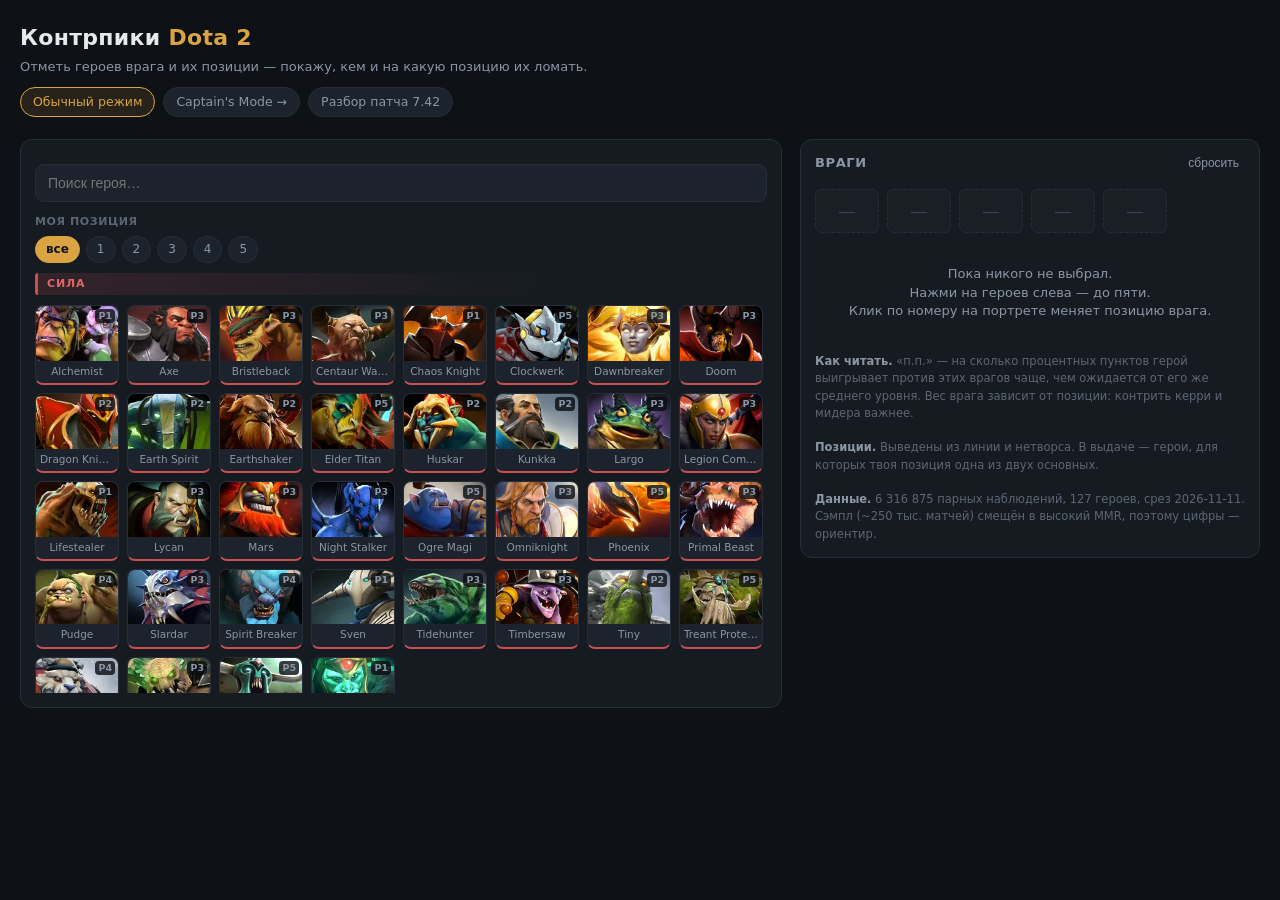
<file: index.html>
<!doctype html>
<html lang="ru">
<head>
<meta charset="utf-8">
<meta name="viewport" content="width=device-width, initial-scale=1">
<title>Контрпики Dota 2</title>
<link rel="stylesheet" href="app.css?v=3">
</head>
<body>

<header>
  <h1>Контрпики <span>Dota 2</span></h1>
  <div class="sub">Отметь героев врага и их позиции — покажу, кем и на какую позицию их ломать.</div>
  <div class="nav">
    <a class="active" href="index.html">Обычный режим</a>
    <a href="cm.html">Captain's Mode →</a>
    <a href="patch.html">Разбор патча 7.42</a>
  </div>
</header>

<main>
  <section class="card pad">
    <input type="search" id="q" placeholder="Поиск героя…" autocomplete="off">
    <div class="lbl">Моя позиция</div>
    <div class="chips" id="mypos"></div>
    <div class="grid" id="grid"></div>
  </section>

  <aside class="card pad">
    <div class="hdr">
      <h2>Враги <span id="cnt" style="color:#39424f"></span></h2>
      <button class="clear" id="clear">сбросить</button>
    </div>
    <div class="slots" id="slots"></div>
    <div class="res" id="res"></div>
    <div class="note" id="note"></div>
  </aside>
</main>

<script src="data.js"></script>
<script src="app.js"></script>
<script>
(function(){
  "use strict";
  const A = window.DOTA, H = A.H, N = A.N, POSN = A.POSN;
  const MAX = 5;

  let enemies = [];   // индексы героев
  let epos = [];      // их позиции 1..5
  let myPos = 0;      // своя позиция (0 = все)

  const $ = id => document.getElementById(id);
  const takenSet = () => new Set(enemies);

  function renderMyPos(){
    const box = $("mypos");
    box.innerHTML = "";
    const mk = (val, text, title) => {
      const c = document.createElement("div");
      c.className = "chip" + (myPos === val ? " on" : "");
      c.textContent = text;
      if (title) c.title = title;
      c.onclick = () => { myPos = val; renderAll(); };
      box.appendChild(c);
    };
    mk(0, "все", "Не фильтровать");
    for (let p = 1; p <= 5; p++) mk(p, String(p), "Позиция " + p + " — " + POSN[p]);
  }

  function renderGrid(){
    A.grid($("grid"), {
      q: $("q").value, pos: myPos, taken: takenSet(),
      onPick: addEnemy
    });
  }

  function renderSlots(){
    const box = $("slots");
    box.innerHTML = "";
    enemies.forEach((i, k) => {
      const el = document.createElement("div");
      el.className = "pick";
      el.title = "Убрать " + H[i].name;
      el.innerHTML = '<img src="' + A.img(i) + '"><div class="x">×</div>' +
        '<div class="posbadge" title="Позиция врага — клик, чтобы сменить">' + epos[k] + '</div>';
      el.querySelector("img").onclick = () => removeEnemy(k);
      el.querySelector(".posbadge").onclick = ev => {
        ev.stopPropagation();
        epos[k] = epos[k] % 5 + 1;
        renderAll();
      };
      box.appendChild(el);
    });
    for (let k = enemies.length; k < MAX; k++){
      const s = document.createElement("div");
      s.className = "slot";
      s.textContent = "—";
      box.appendChild(s);
    }
    $("cnt").textContent = enemies.length ? enemies.length + "/" + MAX : "";
  }

  function addEnemy(i){
    if (enemies.includes(i) || enemies.length >= MAX) return;
    enemies.push(i);
    epos.push(A.topPos(i));
    renderAll();
  }
  function removeEnemy(k){ enemies.splice(k, 1); epos.splice(k, 1); renderAll(); }

  function resultsFor(pos){
    const taken = takenSet();
    const rows = [];
    for (let c = 0; c < N; c++){
      if (taken.has(c)) continue;
      if (pos && !A.canPlay(c, pos)) continue;
      rows.push(A.score(c, enemies, epos));
    }
    rows.sort((a, b) => b.s - a.s);
    return rows;
  }

  function renderResults(){
    const res = $("res");
    res.innerHTML = "";
    if (!enemies.length){
      res.innerHTML = '<div class="empty">Пока никого не выбрал.<br>' +
        'Нажми на героев слева — до пяти.<br>' +
        'Клик по номеру на портрете меняет позицию врага.</div>';
      return;
    }
    if (myPos){
      const sect = document.createElement("div");
      sect.className = "sect";
      sect.innerHTML = '<h3>Позиция ' + myPos + ' — ' + POSN[myPos] + '</h3>';
      resultsFor(myPos).slice(0, 10).forEach(r => sect.appendChild(A.rowEl(r)));
      res.appendChild(sect);
      return;
    }
    for (let p = 1; p <= 5; p++){
      const rows = resultsFor(p).slice(0, 3);
      if (!rows.length) continue;
      const sect = document.createElement("div");
      sect.className = "sect";
      sect.innerHTML = '<h3>Позиция ' + p + ' — ' + POSN[p] + '</h3>';
      rows.forEach(r => sect.appendChild(A.rowEl(r)));
      res.appendChild(sect);
    }
  }

  function renderNote(){
    const m = A.D.meta;
    $("note").innerHTML =
      '<b>Как читать.</b> «п.п.» — на сколько процентных пунктов герой выигрывает ' +
      'против этих врагов чаще, чем ожидается от его же среднего уровня. Вес врага ' +
      'зависит от позиции: контрить керри и мидера важнее.<br><br>' +
      '<b>Позиции.</b> Выведены из линии и нетворса. В выдаче — герои, для которых ' +
      'твоя позиция одна из двух основных.<br><br>' +
      '<b>Данные.</b> ' + m.observations.toLocaleString("ru-RU") + ' парных наблюдений, ' +
      m.heroes + ' героев, срез ' + m.built + '. Сэмпл (~250 тыс. матчей) смещён в ' +
      'высокий MMR, поэтому цифры — ориентир.';
  }

  function renderAll(){
    renderMyPos();
    renderGrid();
    renderSlots();
    renderResults();
    renderNote();
    writeHash();
  }

  function readHash(){
    const raw = location.hash.slice(1);
    if (!raw) return;
    try {
      decodeURIComponent(raw).split(",").forEach(chunk => {
        const bits = chunk.trim().split(":");
        const i = A.byName.get(bits[0].toLowerCase());
        if (typeof i !== "number" || enemies.includes(i) || enemies.length >= MAX) return;
        let p = parseInt(bits[1], 10);
        if (!(p >= 1 && p <= 5)) p = A.topPos(i);
        enemies.push(i); epos.push(p);
      });
    } catch (e) { /* битая ссылка — игнорируем */ }
  }

  function writeHash(){
    try {
      const h = enemies.map((i, k) => H[i].name + ":" + epos[k]).join(",");
      history.replaceState(null, "", h ? "#" + encodeURIComponent(h) : location.href.split("#")[0]);
    } catch (e) { /* file:// — не критично */ }
  }

  document.addEventListener("keydown", e => {
    if (e.key === "Escape"){ enemies = []; epos = []; renderAll(); }
    if (e.key === "Backspace" && document.activeElement !== $("q") && enemies.length){
      enemies.pop(); epos.pop(); renderAll();
    }
  });
  $("clear").onclick = () => { enemies = []; epos = []; renderAll(); };
  $("q").oninput = renderGrid;

  readHash();
  renderAll();
})();
</script>
</body>
</html>
</file>
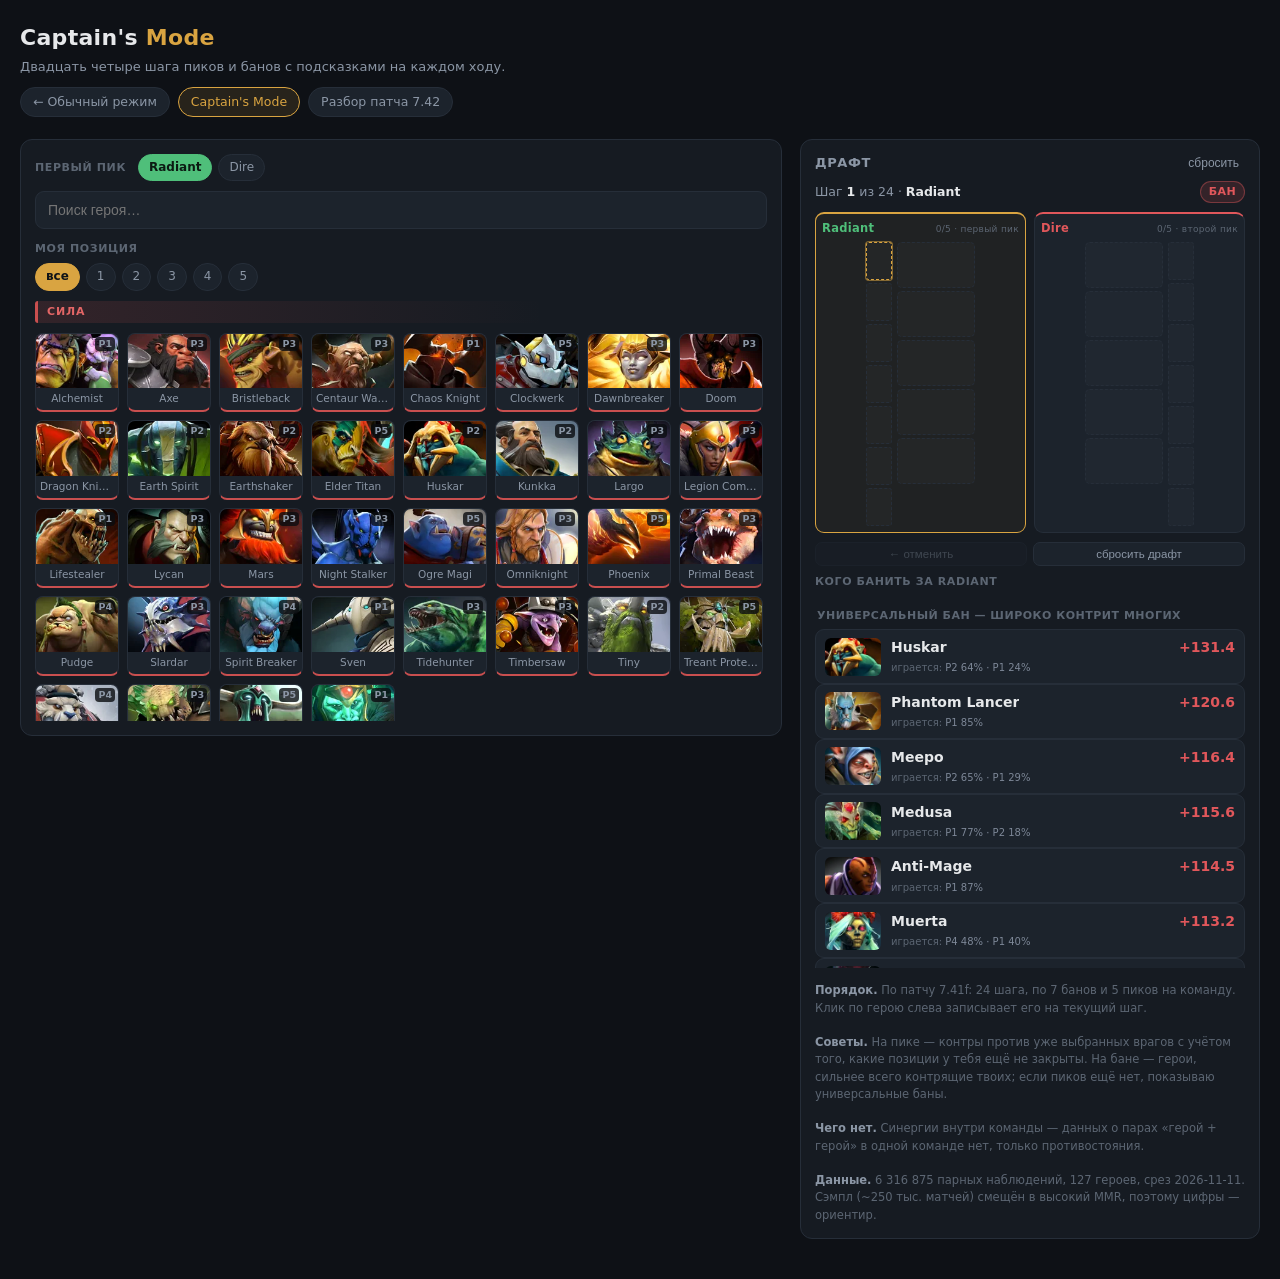
<file: cm.html>
<!doctype html>
<html lang="ru">
<head>
<meta charset="utf-8">
<meta name="viewport" content="width=device-width, initial-scale=1">
<title>Captain's Mode — Контрпики Dota 2</title>
<link rel="stylesheet" href="app.css?v=3">
</head>
<body>

<header>
  <h1>Captain's <span>Mode</span></h1>
  <div class="sub">Двадцать четыре шага пиков и банов с подсказками на каждом ходу.</div>
  <div class="nav">
    <a href="index.html">← Обычный режим</a>
    <a class="active" href="cm.html">Captain's Mode</a>
    <a href="patch.html">Разбор патча 7.42</a>
  </div>
</header>

<main>
  <section class="card pad">
    <div class="chips" id="firstpick"></div>
    <input type="search" id="q" placeholder="Поиск героя…" autocomplete="off">
    <div class="lbl">Моя позиция</div>
    <div class="chips" id="mypos"></div>
    <div class="grid" id="grid"></div>
  </section>

  <aside class="card pad">
    <div class="hdr">
      <h2>Драфт</h2>
      <button class="clear" id="clear">сбросить</button>
    </div>
    <div id="board"></div>
    <div class="res" id="res"></div>
    <div class="note" id="note"></div>
  </aside>
</main>

<script src="data.js"></script>
<script src="app.js"></script>
<script>
(function(){
  "use strict";
  const A = window.DOTA, H = A.H, N = A.N, POSN = A.POSN;

  // Порядок Captain's Mode по патчу 7.41f: 24 шага, 14 банов и 10 пиков.
  // 7.34 переделал структуру фаз, 7.40 переставил баны в первой и третьей.
  // "first" — команда, которая берёт первой (её выбирает пользователь).
  const CM_ORDER = [
    ["first","ban"],  ["first","ban"],  ["second","ban"], ["second","ban"],
    ["first","ban"],  ["second","ban"], ["second","ban"],
    ["first","pick"], ["second","pick"],
    ["first","ban"],  ["first","ban"],  ["second","ban"],
    ["second","pick"],["first","pick"], ["first","pick"], ["second","pick"],
    ["second","pick"],["first","pick"],
    ["first","ban"],  ["second","ban"], ["first","ban"],  ["second","ban"],
    ["first","pick"], ["second","pick"]
  ];

  let firstPick = "rad";   // кто берёт первым
  let myPos = 0;
  let draft = [];          // [{side, type, hero}]

  const $ = id => document.getElementById(id);
  const sideName = s => s === "rad" ? "Radiant" : "Dire";
  const other = s => s === "rad" ? "dir" : "rad";
  const takenSet = () => new Set(draft.map(d => d.hero));

  function cmActions(){
    return CM_ORDER.map(function(step){
      return { side: step[0] === "first" ? firstPick : other(firstPick), type: step[1] };
    });
  }

  function renderFirstPick(){
    const box = $("firstpick");
    box.innerHTML = "";
    const lab = document.createElement("span");
    lab.className = "lbl";
    lab.style.cssText = "margin:0 6px 0 0";
    lab.textContent = "первый пик";
    box.appendChild(lab);
    ["rad", "dir"].forEach(function(s){
      const c = document.createElement("div");
      c.className = "chip " + s + (firstPick === s ? " on" : "");
      c.textContent = sideName(s);
      c.onclick = () => { if (firstPick !== s){ firstPick = s; draft = []; renderAll(); } };
      box.appendChild(c);
    });
  }

  function renderMyPos(){
    const box = $("mypos");
    box.innerHTML = "";
    const mk = function(val, text, title){
      const c = document.createElement("div");
      c.className = "chip" + (myPos === val ? " on" : "");
      c.textContent = text;
      if (title) c.title = title;
      c.onclick = () => { myPos = val; renderAll(); };
      box.appendChild(c);
    };
    mk(0, "все", "Не фильтровать");
    for (let p = 1; p <= 5; p++) mk(p, String(p), "Позиция " + p + " — " + POSN[p]);
  }

  function renderGrid(){
    A.grid($("grid"), {
      q: $("q").value, pos: myPos, taken: takenSet(),
      onPick: addDraft
    });
  }

  function addDraft(i){
    const acts = cmActions();
    if (draft.length >= acts.length) return;
    if (draft.some(d => d.hero === i)) return;
    const a = acts[draft.length];
    draft.push({ side: a.side, type: a.type, hero: i });
    renderAll();
  }

  function renderBoard(){
    const acts = cmActions();
    const cur = acts[draft.length] || null;
    const picks = { rad: [], dir: [] };
    const bans = { rad: [], dir: [] };
    draft.forEach(function(d){
      if (d.type === "pick") picks[d.side].push(d.hero);
      else bans[d.side].push(d.hero);
    });

    function pickSlots(side){
      let out = "";
      for (let k = 0; k < 5; k++){
        const hero = picks[side][k];
        const isNext = cur && cur.side === side && cur.type === "pick" &&
                       k === picks[side].length;
        if (hero === undefined){
          out += '<div class="dslot empty' + (isNext ? " next" : "") + '"></div>';
        } else {
          out += '<img class="dslot" src="' + A.img(hero) + '" title="' + H[hero].name + '">';
        }
      }
      return out;
    }

    function banSlots(side){
      let out = "";
      for (let k = 0; k < 7; k++){
        const hero = bans[side][k];
        const isNext = cur && cur.side === side && cur.type === "ban" &&
                       k === bans[side].length;
        if (hero === undefined){
          out += '<div class="bslot empty' + (isNext ? " next" : "") + '"></div>';
        } else {
          out += '<img class="bslot" src="' + A.img(hero) + '" title="бан: ' + H[hero].name + '">';
        }
      }
      return out;
    }

    function sideHTML(side){
      const active = cur && cur.side === side ? " active" : "";
      const bansCol = '<div class="dcol">' + banSlots(side) + '</div>';
      const picksCol = '<div class="dcol">' + pickSlots(side) + '</div>';
      // Radiant: баны слева от пиков, Dire — наоборот, как в игре
      const inner = side === "rad" ? bansCol + picksCol : picksCol + bansCol;
      return '<div class="dside ' + side + active + '">' +
        '<h4>' + sideName(side) + '<span>' + picks[side].length + '/5 · ' +
          (side === firstPick ? "первый пик" : "второй пик") + '</span></h4>' +
        '<div class="dcols">' + inner + '</div>' +
        '</div>';
    }

    let head;
    if (!cur){
      head = '<div class="cmstep"><span>Драфт собран · ' + draft.length + ' из ' +
             acts.length + ' шагов</span><span class="tag done">готово</span></div>';
    } else {
      head = '<div class="cmstep"><span>Шаг <b>' + (draft.length + 1) + '</b> из ' +
             acts.length + ' · <b>' + sideName(cur.side) + '</b></span>' +
             '<span class="tag ' + cur.type + '">' +
             (cur.type === "ban" ? "бан" : "пик") + '</span></div>';
    }

    $("board").innerHTML = head +
      '<div class="draft">' + sideHTML("rad") + sideHTML("dir") + '</div>' +
      '<div class="cmtools">' +
        '<button id="undo"' + (draft.length ? "" : " disabled") + '>← отменить</button>' +
        '<button id="reset">сбросить драфт</button>' +
      '</div>';

    const u = $("undo");
    if (u) u.onclick = () => { draft.pop(); renderAll(); };
    $("reset").onclick = () => { draft = []; renderAll(); };

    return { cur: cur, picks: picks };
  }

  function renderAdvice(cur, picks){
    const res = $("res");
    res.innerHTML = "";
    if (!cur){
      res.innerHTML = '<div class="empty">Драфт собран.<br>' +
        'Можно разобрать ходы кнопкой «← отменить» или начать заново.</div>';
      return;
    }

    const mine = picks[cur.side];
    const theirs = picks[other(cur.side)];
    const taken = takenSet();

    const head = document.createElement("div");
    head.className = "lbl";
    head.style.cssText = "margin:2px 0 0";
    res.appendChild(head);

    /* ---------- пик ---------- */
    if (cur.type === "pick"){
      head.textContent = theirs.length
        ? "Кого брать за " + sideName(cur.side) + " — против " + theirs.length + " вражеских"
        : "Свободный пик — врагов ещё нет";

      const covered = new Set(mine.map(A.topPos));
      const open = [1, 2, 3, 4, 5].filter(p => !covered.has(p));

      if (myPos && open.indexOf(myPos) === -1){
        const e = document.createElement("div");
        e.className = "empty";
        e.textContent = "Позиция " + myPos + " уже закрыта у " + sideName(cur.side) +
          ". Выбери «все», чтобы увидеть остальные.";
        res.appendChild(e);
        return;
      }

      function section(p, limit){
        const rows = [];
        for (let c = 0; c < N; c++){
          if (taken.has(c) || !A.canPlay(c, p)) continue;
          if (theirs.length) rows.push(A.score(c, theirs, null));
          else rows.push({ c: c, s: A.D.overall[c] - 50, parts: [], minGames: Infinity });
        }
        rows.sort((a, b) => b.s - a.s);
        if (!rows.length) return;

        const sect = document.createElement("div");
        sect.className = "sect";
        sect.innerHTML = '<h3>Позиция ' + p + ' — ' + POSN[p] + '</h3>';
        rows.slice(0, limit).forEach(function(r){
          sect.appendChild(A.rowEl(r, theirs.length ? {} : {
            hint: "винрейт " + (50 + r.s).toFixed(1) + "%"
          }));
        });
        res.appendChild(sect);
      }

      if (myPos) section(myPos, 10);
      else open.forEach(p => section(p, 3));
      return;
    }

    /* ---------- бан ---------- */
    head.textContent = "Кого банить за " + sideName(cur.side);

    const rows = [];
    for (let c = 0; c < N; c++){
      if (taken.has(c)) continue;
      if (mine.length){
        // чем сильнее герой контрит уже взятых своих — тем нужнее бан
        const sc = A.score(c, mine, null);
        rows.push(sc);
      } else {
        // своих героев ещё нет — баним тех, кто широко контрит многих
        let power = 0;
        for (let j = 0; j < N; j++) if (c !== j && A.D.mu[c][j] > 0) power += A.D.mu[c][j];
        rows.push({ c: c, s: power * 25, parts: [], minGames: Infinity });
      }
    }
    rows.sort((a, b) => b.s - a.s);

    const sect = document.createElement("div");
    sect.className = "sect";
    sect.innerHTML = '<h3>' + (mine.length
      ? "насколько сильно контрит твоих героев"
      : "универсальный бан — широко контрит многих") + '</h3>';
    rows.slice(0, 10).forEach(r => sect.appendChild(A.rowEl(r, { ban: true })));
    res.appendChild(sect);
  }

  function renderNote(){
    const m = A.D.meta;
    $("note").innerHTML =
      '<b>Порядок.</b> По патчу 7.41f: 24 шага, по 7 банов и 5 пиков на команду. ' +
      'Клик по герою слева записывает его на текущий шаг.<br><br>' +
      '<b>Советы.</b> На пике — контры против уже выбранных врагов с учётом того, ' +
      'какие позиции у тебя ещё не закрыты. На бане — герои, сильнее всего контрящие ' +
      'твоих; если пиков ещё нет, показываю универсальные баны.<br><br>' +
      '<b>Чего нет.</b> Синергии внутри команды — данных о парах «герой + герой» в одной ' +
      'команде нет, только противостояния.<br><br>' +
      '<b>Данные.</b> ' + m.observations.toLocaleString("ru-RU") + ' парных наблюдений, ' +
      m.heroes + ' героев, срез ' + m.built + '. Сэмпл (~250 тыс. матчей) смещён в ' +
      'высокий MMR, поэтому цифры — ориентир.';
  }

  function renderAll(){
    renderFirstPick();
    renderMyPos();
    renderGrid();
    const b = renderBoard();
    renderAdvice(b.cur, b.picks);
    renderNote();
    writeHash();
  }

  function readHash(){
    const raw = location.hash.slice(1);
    if (!raw) return;
    try {
      const parts = decodeURIComponent(raw).split(",");
      if (parts[0] !== "cm") return;
      firstPick = parts[1] === "dir" ? "dir" : "rad";
      const acts = cmActions();
      parts.slice(2).forEach(function(tok, k){
        const hero = parseInt(tok, 10);
        if (!(hero >= 0 && hero < N) || k >= acts.length) return;
        if (draft.some(d => d.hero === hero)) return;
        draft.push({ side: acts[k].side, type: acts[k].type, hero: hero });
      });
    } catch (e) { /* битая ссылка — игнорируем */ }
  }

  function writeHash(){
    try {
      const h = "cm," + firstPick + (draft.length
        ? "," + draft.map(function(d){ return d.hero; }).join(",") : "");
      history.replaceState(null, "", "#" + encodeURIComponent(h));
    } catch (e) { /* file:// — не критично */ }
  }

  document.addEventListener("keydown", function(e){
    if (e.key === "Escape"){ draft = []; renderAll(); return; }
    if (e.key === "Backspace" && document.activeElement !== $("q") && draft.length){
      draft.pop(); renderAll();
    }
  });
  $("clear").onclick = () => { draft = []; renderAll(); };
  $("q").oninput = renderGrid;

  readHash();
  renderAll();
})();
</script>
</body>
</html>
</file>
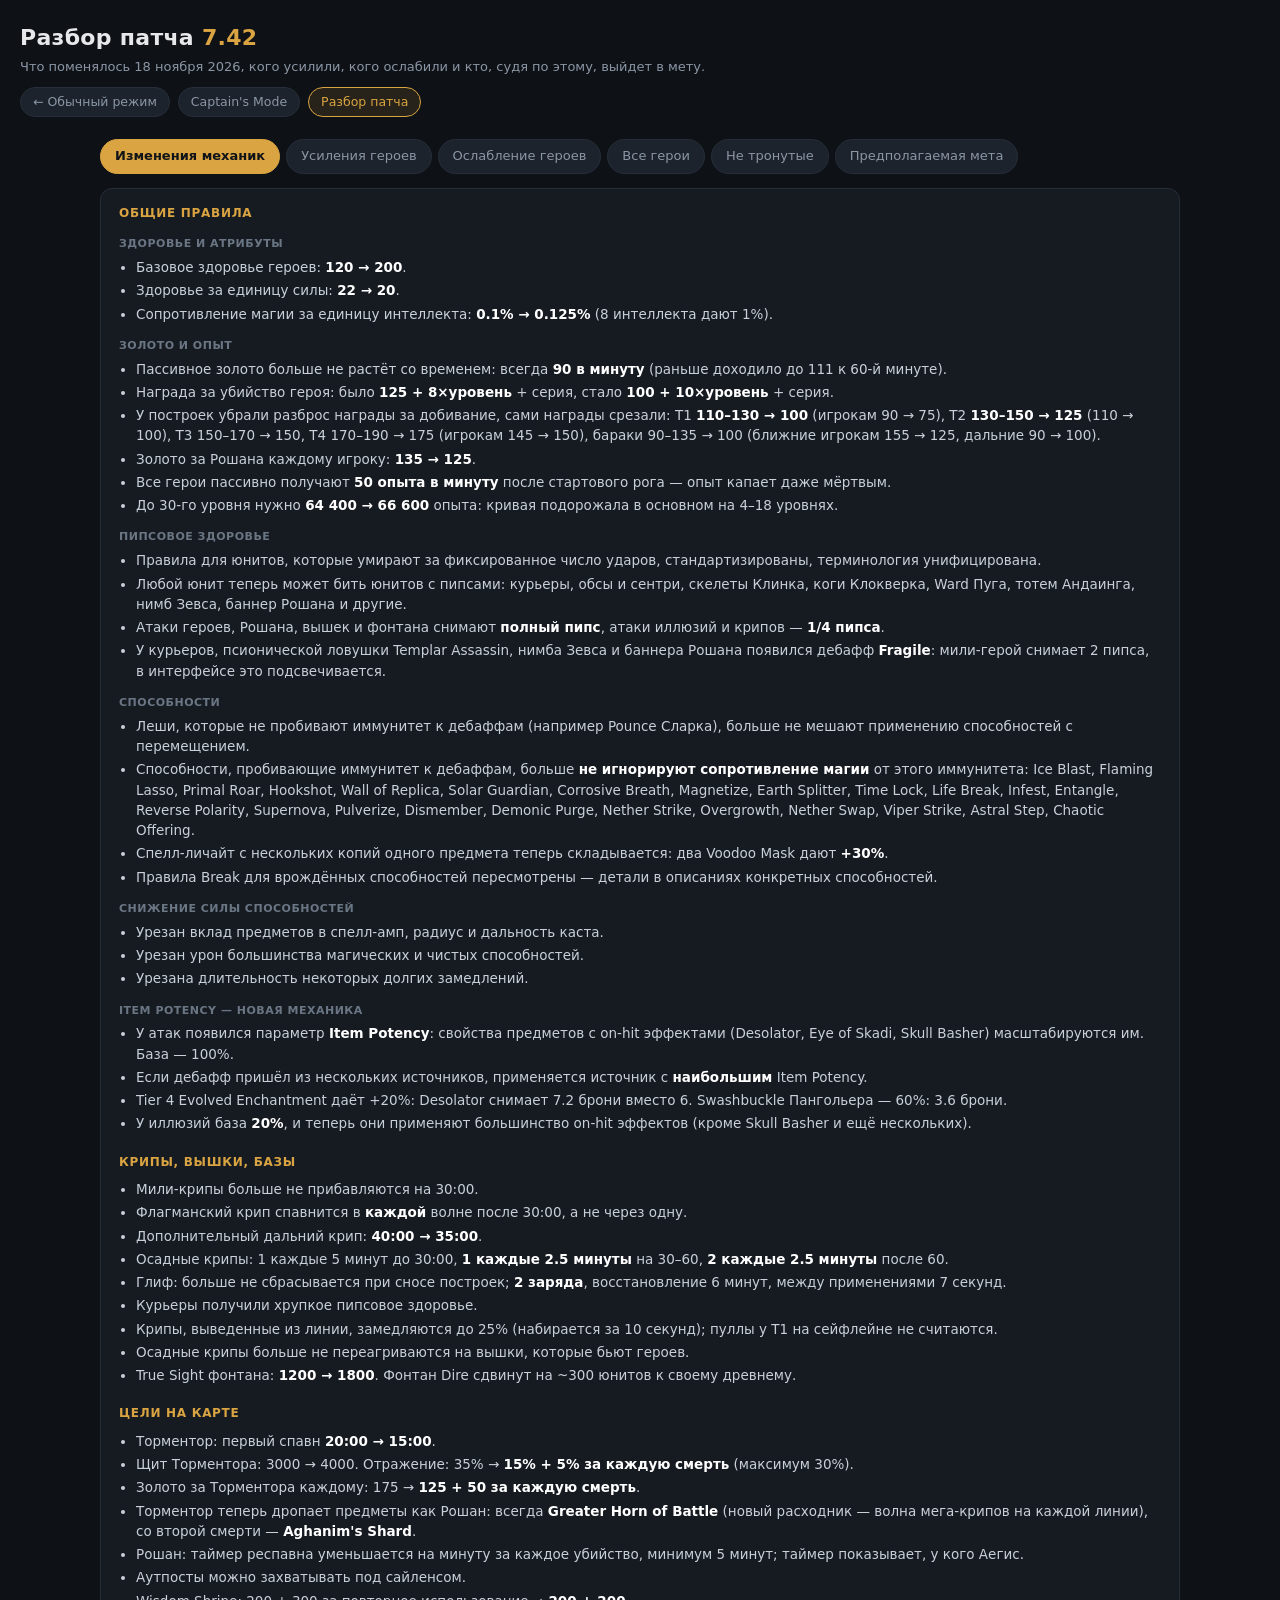
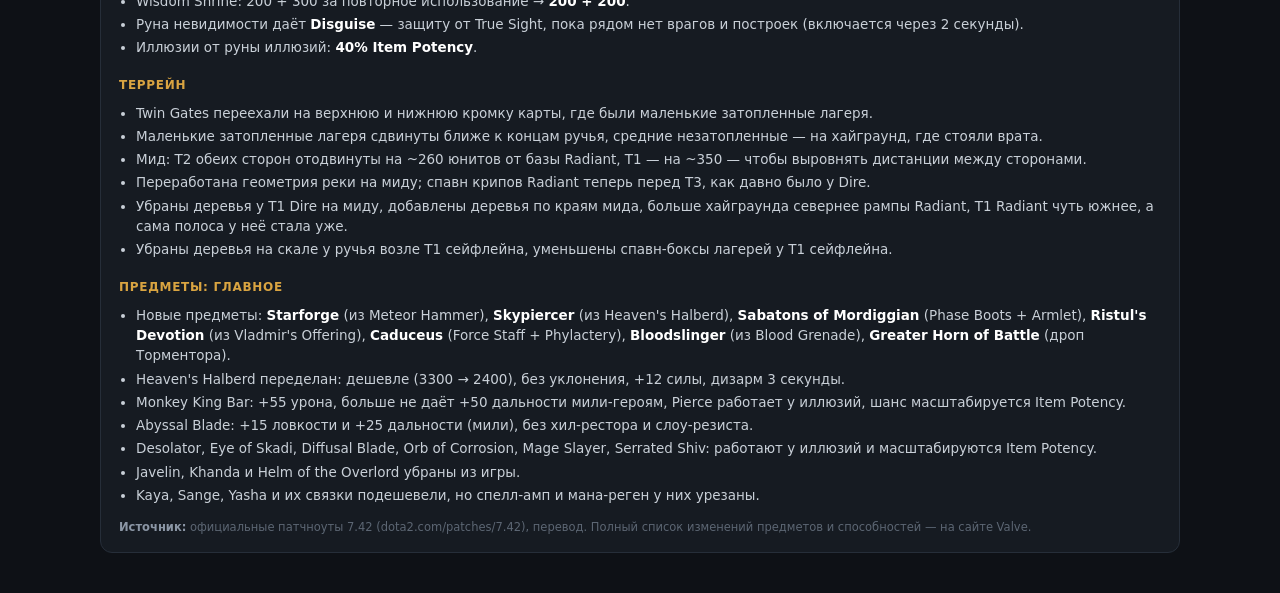
<file: patch.html>
<!doctype html>
<html lang="ru">
<head>
<meta charset="utf-8">
<meta name="viewport" content="width=device-width, initial-scale=1">
<title>Разбор патча 7.42 — Dota 2</title>
<link rel="stylesheet" href="app.css?v=3">
</head>
<body>

<header>
  <h1>Разбор патча <span>7.42</span></h1>
  <div class="sub">Что поменялось 18 ноября 2026, кого усилили, кого ослабили и кто, судя по этому, выйдет в мету.</div>
  <div class="nav">
    <a href="index.html">← Обычный режим</a>
    <a href="cm.html">Captain's Mode</a>
    <a class="active" href="patch.html">Разбор патча</a>
  </div>
</header>

<main class="patch-main">

  <div class="tabs" id="tabs">
    <button class="tab on" data-tab="mech">Изменения механик</button>
    <button class="tab" data-tab="buff">Усиления героев</button>
    <button class="tab" data-tab="nerf">Ослабление героев</button>
    <button class="tab" data-tab="all">Все герои</button>
    <button class="tab" data-tab="none">Не тронутые</button>
    <button class="tab" data-tab="meta">Предполагаемая мета</button>
  </div>

  <!-- ================= 1. МЕХАНИКИ ================= -->
  <section class="panel on" id="panel-mech">
    <div class="pcard">

      <div class="msec">
        <h2>Общие правила</h2>

        <h3>Здоровье и атрибуты</h3>
        <ul>
          <li>Базовое здоровье героев: <b>120 → 200</b>.</li>
          <li>Здоровье за единицу силы: <b>22 → 20</b>.</li>
          <li>Сопротивление магии за единицу интеллекта: <b>0.1% → 0.125%</b> (8 интеллекта дают 1%).</li>
        </ul>

        <h3>Золото и опыт</h3>
        <ul>
          <li>Пассивное золото больше не растёт со временем: всегда <b>90 в минуту</b> (раньше доходило до 111 к 60-й минуте).</li>
          <li>Награда за убийство героя: было <b>125 + 8×уровень</b> + серия, стало <b>100 + 10×уровень</b> + серия.</li>
          <li>У построек убрали разброс награды за добивание, сами награды срезали: T1 <b>110–130 → 100</b> (игрокам 90 → 75), T2 <b>130–150 → 125</b> (110 → 100), T3 150–170 → 150, T4 170–190 → 175 (игрокам 145 → 150), бараки 90–135 → 100 (ближние игрокам 155 → 125, дальние 90 → 100).</li>
          <li>Золото за Рошана каждому игроку: <b>135 → 125</b>.</li>
          <li>Все герои пассивно получают <b>50 опыта в минуту</b> после стартового рога — опыт капает даже мёртвым.</li>
          <li>До 30-го уровня нужно <b>64 400 → 66 600</b> опыта: кривая подорожала в основном на 4–18 уровнях.</li>
        </ul>

        <h3>Пипсовое здоровье</h3>
        <ul>
          <li>Правила для юнитов, которые умирают за фиксированное число ударов, стандартизированы, терминология унифицирована.</li>
          <li>Любой юнит теперь может бить юнитов с пипсами: курьеры, обсы и сентри, скелеты Клинка, коги Клокверка, Ward Пуга, тотем Андаинга, нимб Зевса, баннер Рошана и другие.</li>
          <li>Атаки героев, Рошана, вышек и фонтана снимают <b>полный пипс</b>, атаки иллюзий и крипов — <b>1/4 пипса</b>.</li>
          <li>У курьеров, псионической ловушки Templar Assassin, нимба Зевса и баннера Рошана появился дебафф <b>Fragile</b>: мили-герой снимает 2 пипса, в интерфейсе это подсвечивается.</li>
        </ul>

        <h3>Способности</h3>
        <ul>
          <li>Леши, которые не пробивают иммунитет к дебаффам (например Pounce Сларка), больше не мешают применению способностей с перемещением.</li>
          <li>Способности, пробивающие иммунитет к дебаффам, больше <b>не игнорируют сопротивление магии</b> от этого иммунитета: Ice Blast, Flaming Lasso, Primal Roar, Hookshot, Wall of Replica, Solar Guardian, Corrosive Breath, Magnetize, Earth Splitter, Time Lock, Life Break, Infest, Entangle, Reverse Polarity, Supernova, Pulverize, Dismember, Demonic Purge, Nether Strike, Overgrowth, Nether Swap, Viper Strike, Astral Step, Chaotic Offering.</li>
          <li>Спелл-личайт с нескольких копий одного предмета теперь складывается: два Voodoo Mask дают <b>+30%</b>.</li>
          <li>Правила Break для врождённых способностей пересмотрены — детали в описаниях конкретных способностей.</li>
        </ul>

        <h3>Снижение силы способностей</h3>
        <ul>
          <li>Урезан вклад предметов в спелл-амп, радиус и дальность каста.</li>
          <li>Урезан урон большинства магических и чистых способностей.</li>
          <li>Урезана длительность некоторых долгих замедлений.</li>
        </ul>

        <h3>Item Potency — новая механика</h3>
        <ul>
          <li>У атак появился параметр <b>Item Potency</b>: свойства предметов с on-hit эффектами (Desolator, Eye of Skadi, Skull Basher) масштабируются им. База — 100%.</li>
          <li>Если дебафф пришёл из нескольких источников, применяется источник с <b>наибольшим</b> Item Potency.</li>
          <li>Tier 4 Evolved Enchantment даёт +20%: Desolator снимает 7.2 брони вместо 6. Swashbuckle Пангольера — 60%: 3.6 брони.</li>
          <li>У иллюзий база <b>20%</b>, и теперь они применяют большинство on-hit эффектов (кроме Skull Basher и ещё нескольких).</li>
        </ul>
      </div>

      <div class="msec">
        <h2>Крипы, вышки, базы</h2>
        <ul>
          <li>Мили-крипы больше не прибавляются на 30:00.</li>
          <li>Флагманский крип спавнится в <b>каждой</b> волне после 30:00, а не через одну.</li>
          <li>Дополнительный дальний крип: <b>40:00 → 35:00</b>.</li>
          <li>Осадные крипы: 1 каждые 5 минут до 30:00, <b>1 каждые 2.5 минуты</b> на 30–60, <b>2 каждые 2.5 минуты</b> после 60.</li>
          <li>Глиф: больше не сбрасывается при сносе построек; <b>2 заряда</b>, восстановление 6 минут, между применениями 7 секунд.</li>
          <li>Курьеры получили хрупкое пипсовое здоровье.</li>
          <li>Крипы, выведенные из линии, замедляются до 25% (набирается за 10 секунд); пуллы у T1 на сейфлейне не считаются.</li>
          <li>Осадные крипы больше не переагриваются на вышки, которые бьют героев.</li>
          <li>True Sight фонтана: <b>1200 → 1800</b>. Фонтан Dire сдвинут на ~300 юнитов к своему древнему.</li>
        </ul>
      </div>

      <div class="msec">
        <h2>Цели на карте</h2>
        <ul>
          <li>Торментор: первый спавн <b>20:00 → 15:00</b>.</li>
          <li>Щит Торментора: 3000 → 4000. Отражение: 35% → <b>15% + 5% за каждую смерть</b> (максимум 30%).</li>
          <li>Золото за Торментора каждому: 175 → <b>125 + 50 за каждую смерть</b>.</li>
          <li>Торментор теперь дропает предметы как Рошан: всегда <b>Greater Horn of Battle</b> (новый расходник — волна мега-крипов на каждой линии), со второй смерти — <b>Aghanim's Shard</b>.</li>
          <li>Рошан: таймер респавна уменьшается на минуту за каждое убийство, минимум 5 минут; таймер показывает, у кого Аегис.</li>
          <li>Аутпосты можно захватывать под сайленсом.</li>
          <li>Wisdom Shrine: 200 + 300 за повторное использование → <b>200 + 200</b>.</li>
          <li>Руна невидимости даёт <b>Disguise</b> — защиту от True Sight, пока рядом нет врагов и построек (включается через 2 секунды).</li>
          <li>Иллюзии от руны иллюзий: <b>40% Item Potency</b>.</li>
        </ul>
      </div>

      <div class="msec">
        <h2>Террейн</h2>
        <ul>
          <li>Twin Gates переехали на верхнюю и нижнюю кромку карты, где были маленькие затопленные лагеря.</li>
          <li>Маленькие затопленные лагеря сдвинуты ближе к концам ручья, средние незатопленные — на хайграунд, где стояли врата.</li>
          <li>Мид: T2 обеих сторон отодвинуты на ~260 юнитов от базы Radiant, T1 — на ~350 — чтобы выровнять дистанции между сторонами.</li>
          <li>Переработана геометрия реки на миду; спавн крипов Radiant теперь перед T3, как давно было у Dire.</li>
          <li>Убраны деревья у T1 Dire на миду, добавлены деревья по краям мида, больше хайграунда севернее рампы Radiant, T1 Radiant чуть южнее, а сама полоса у неё стала уже.</li>
          <li>Убраны деревья на скале у ручья возле T1 сейфлейна, уменьшены спавн-боксы лагерей у T1 сейфлейна.</li>
        </ul>
      </div>

      <div class="msec">
        <h2>Предметы: главное</h2>
        <ul>
          <li>Новые предметы: <b>Starforge</b> (из Meteor Hammer), <b>Skypiercer</b> (из Heaven's Halberd), <b>Sabatons of Mordiggian</b> (Phase Boots + Armlet), <b>Ristul's Devotion</b> (из Vladmir's Offering), <b>Caduceus</b> (Force Staff + Phylactery), <b>Bloodslinger</b> (из Blood Grenade), <b>Greater Horn of Battle</b> (дроп Торментора).</li>
          <li>Heaven's Halberd переделан: дешевле (3300 → 2400), без уклонения, +12 силы, дизарм 3 секунды.</li>
          <li>Monkey King Bar: +55 урона, больше не даёт +50 дальности мили-героям, Pierce работает у иллюзий, шанс масштабируется Item Potency.</li>
          <li>Abyssal Blade: +15 ловкости и +25 дальности (мили), без хил-рестора и слоу-резиста.</li>
          <li>Desolator, Eye of Skadi, Diffusal Blade, Orb of Corrosion, Mage Slayer, Serrated Shiv: работают у иллюзий и масштабируются Item Potency.</li>
          <li>Javelin, Khanda и Helm of the Overlord убраны из игры.</li>
          <li>Kaya, Sange, Yasha и их связки подешевели, но спелл-амп и мана-реген у них урезаны.</li>
        </ul>
        <div class="pnote"><b>Источник:</b> официальные патчноуты 7.42 (dota2.com/patches/7.42), перевод. Полный список изменений предметов и способностей — на сайте Valve.</div>
      </div>

    </div>
  </section>

  <!-- ================= 2. УСИЛЕНИЯ ================= -->
  <section class="panel" id="panel-buff">
    <div class="pcard">
      <div class="msec">
        <h2>Кого усилили</h2>
        <div class="verdict" id="buffNote"></div>
        <div class="hcards" id="buffList"></div>
        <div class="pnote"><b>Как читать:</b> карточка — герой и ключевые изменения, которые тянут его вверх. Метка «реворк» значит, что способность или врождёнка переделана: часть свойств потеряна, часть появилась.</div>
      </div>
    </div>
  </section>

  <!-- ================= 3. ОСЛАБЛЕНИЯ ================= -->
  <section class="panel" id="panel-nerf">
    <div class="pcard">
      <div class="msec">
        <h2>Кого ослабили</h2>
        <div class="verdict" id="nerfNote"></div>
        <div class="hcards" id="nerfList"></div>
        <div class="pnote"><b>Важно:</b> почти всем героям заодно порезали урон способностей — это общий фон патча, а не отдельная правка. В карточках — то, что бьёт по герою сильнее всего.</div>
      </div>
    </div>
  </section>

  <!-- ================= 4. ВСЕ ГЕРОИ ================= -->
  <section class="panel" id="panel-all">
    <div class="pcard">
      <div class="msec">
        <h2>Все изменения по героям</h2>
        <div class="verdict" id="allNote"></div>
        <input type="search" id="allQ" placeholder="Поиск: имя героя или текст изменения…" autocomplete="off">
        <div class="hlist" id="allList"></div>
      </div>
    </div>
  </section>

  <!-- ================= 5. НЕ ТРОНУТЫЕ ================= -->
  <section class="panel" id="panel-none">
    <div class="pcard">
      <div class="msec">
        <h2>Кого патч не тронул</h2>
        <div class="verdict" id="noneVerdict"></div>
        <div class="hcards" id="noneList"></div>
        <div class="pnote" id="noneNote"></div>
      </div>
    </div>
  </section>

  <!-- ================= 5. МЕТА ================= -->
  <section class="panel" id="panel-meta">
    <div class="pcard">
      <div class="msec">
        <h2>Предполагаемая мета</h2>
        <div class="metapos" id="posChips"></div>
        <div id="metaList"></div>
        <div class="pnote" id="metaNote"></div>
      </div>
    </div>
  </section>

</main>

<script src="patch742.js?v=3"></script>
<script src="meta742.js?v=3"></script>
<script src="data.js"></script>
<script>
(function(){
  "use strict";

  const HEROES = (window.DOTA_DATA && window.DOTA_DATA.heroes) || [];
  const SLUG = new Map(HEROES.map(h => [h.name, h.slug]));

  /* ---------- данные ---------- */

  const BUFFS = [
    { n:"Chaos Knight", t:"rw", tt:"реворк", b:[
      "Новая врождённая: разгон от непрерывного движения до +20 скорости (+2 за уровень) и активный рывок, который стягивает иллюзии и таранит врагов.",
      "Иллюзии от Phantasm получили <b>100% Item Potency</b> — on-hit предметы работают в полную силу.",
      "Иллюзия от шарда больше не имеет штрафа −15% к урону и получает 25% Item Potency."
    ]},
    { n:"Dazzle", t:"up", tt:"усиление", b:[
      "Nothl Projection: скорость полёта 1200 → 1700, возврат души 0.75 → 0.5с, минимальная длительность 5 → 1с.",
      "Шард даёт субабилку возврата тела (500 скорости) и +250 к дальности каста.",
      "Врождённый Weave: +0.1 брони за стак за уровень героя."
    ]},
    { n:"Nyx Assassin", t:"up", tt:"усиление", b:[
      "Новая врождённая: через 3с без урона — скорость и регенерация 0.35% макс. HP и маны в секунду.",
      "Impale: стан 1.1/1.4/1.7/2 → <b>1.25/1.5/1.75/2</b>.",
      "Jolt: сжигание маны 9/12/15/18% → <b>12.5/15/17.5/20%</b>."
    ]},
    { n:"Chen", t:"rw", tt:"реворк", b:[
      "Zealot: помазанный крип становится крип-героем — бонусный урон, воскрешение, Martyrdom; держать можно одного.",
      "Penitence: 50/100/150/200 → <b>60/120/180/240</b>.",
      "Holy Persuasion: можно стянуть всех своих крипов к себе (задержка 6/5/4/3с)."
    ]},
    { n:"Pugna", t:"rw", tt:"реворк", b:[
      "Врождённая Oblivion Savant: 2 заряда, позволяют повторить любую способность, пока она на кулдауне.",
      "+2 интеллекта, выше урон и прирост ловкости.",
      "Life Drain: несколько целей одновременно, мана 115/160/205 → 100/150/200, лечение считается от нанесённого урона."
    ]},
    { n:"Leshrac", t:"up", tt:"усиление", b:[
      "Выше базовый урон и реген здоровья.",
      "Greater Lightning Storm переработан: дизарм по площади и постоянный базовый диспел по врагам.",
      "Таланты Diabolic Edict поменяли местами — эффекты переехали между 20-м и 25-м уровнями."
    ]},
    { n:"Templar Assassin", t:"up", tt:"усиление", b:[
      "Прирост интеллекта 2.0 → 2.2.",
      "Дальность установки ловушек 1800 → 1600/1800/2000.",
      "Ловушки получили хрупкие пипсы — мили-герой сносит их за один удар."
    ]},
    { n:"Omniknight", t:"up", tt:"усиление", b:[
      "Hammer of Purity лечит от полного урона атаки, а не только от чистого урона.",
      "Лечит и по не-героям — 40% от обычного значения."
    ]},
    { n:"Lone Druid", t:"up", tt:"усиление", b:[
      "Прирост силы 2.5 → 2.7.",
      "Spirit Link: скорость 10/20/30/40 → <b>15/30/45/60</b>."
    ]},
    { n:"Huskar", t:"up", tt:"усиление", b:[
      "Прирост ловкости 1.5 → 1.8.",
      "Плата — минус 1 к базовой броне."
    ]},
    { n:"Treant Protector", t:"up", tt:"усиление", b:[
      "Leech Seed: мана 35 → <b>20</b>.",
      "Nature's Grasp больше не имеет штрафа 35% по крипам."
    ]},
    { n:"Troll Warlord", t:"up", tt:"усиление", b:[
      "+1 к регену здоровья.",
      "Battle Trance: <b>15/20/25% сопротивления статусам</b> вместо сопротивления замедлению."
    ]},
    { n:"Visage", t:"up", tt:"усиление", b:[
      "Ловкость 11 → 12, +1 к урону.",
      "Grave Chill: −35/45/55/65 → <b>−40/50/60/70</b> к скорости атаки."
    ]},
    { n:"Ursa", t:"up", tt:"усиление", b:[
      "Earthshock: 75/125/175/225 → <b>80/140/200/260</b>.",
      "Замедление ослаблено: 22/28/34/40% → 16/24/32/40%, длительность 4 → 3.5с."
    ]},
    { n:"Sniper", t:"up", tt:"усиление", b:[
      "Assassinate даёт <b>+20/35/50% Item Potency</b>: под Desolator и MKB заметно больнее.",
      "Минусы: Shrapnel слоу 12–30% → 10–25%, Take Aim кд +2с."
    ]},
    { n:"Storm Spirit", t:"up", tt:"усиление", b:[
      "Интеллект 23 → 24, выше урон и реген маны за заряд (0.2 → 0.25).",
      "Леши больше не блокируют мобильность — для Шторма это подарок."
    ]},
    { n:"Tiny", t:"up", tt:"усиление", b:[
      "Интеллект 17 → 19; снаряд летит быстрее (1200 → 1500), дальность каста 200 → 275.",
      "Талант: Toss кидает +3 атаки вместо +2."
    ]},
    { n:"Kunkka", t:"up", tt:"усиление", b:[
      "Torrent: дальность 550–1000 → <b>675–1000</b>.",
      "Aghanim's Scepter: Ghostship стреляет двумя пушками вперёд."
    ]},
    { n:"Puck", t:"up", tt:"усиление", b:[
      "Ловкость 14 → 16.",
      "Waning Rift: кулдаун −1с на всех уровнях (16/15/14/13 → 15/14/13/12)."
    ]},
    { n:"Razor", t:"up", tt:"усиление", b:[
      "Мана: 65 → 45/50/55/60.",
      "Урон: 50/90/130/170 → <b>65/100/135/170</b>."
    ]},
    { n:"Sand King", t:"up", tt:"усиление", b:[
      "Stinger: 60% Item Potency, урон 50/75/100/125 → <b>50/80/110/140</b>.",
      "Aghanim's Scepter на Burrowstrike: +425 дальности и след шипов по пути."
    ]},
    { n:"Shadow Shaman", t:"up", tt:"усиление", b:[
      "Врождённая: всегда <b>3 курицы</b> вместо 1 + 1 за 5 уровней.",
      "Hex: мана 130–190 → 120–180."
    ]}
  ];

  const NERFS = [
    { n:"Meepo", t:"dn", tt:"ослабление", b:[
      "Универсал, но базовый урон −9 и сила 24 → 23.",
      "Убрана MegaMeepo.",
      "Штраф опыта теперь пропорционален числу Мипо, получивших опыт за 5с: 5 клонов = −80% каждому."
    ]},
    { n:"Beastmaster", t:"dn", tt:"ослабление", b:[
      "Убрана Drums of Slom.",
      "Wild Axes: усиление урона за стак 5/6/7/8% → 4/5/6/7%.",
      "Взамен скептра даёт тандерхайда-танка с аурой."
    ]},
    { n:"Batrider", t:"dn", tt:"ослабление", b:[
      "Sticky Napalm: максимум стаков <b>20 → 10</b>, 1 стак за каст вместо 2, кд 3 → 4с, мана 22 → 25.",
      "Компенсация: урон за стак 2.5–10 → 6/12/18/24 и слоу за стак 0.75–3% → 2/4/6/8%."
    ]},
    { n:"Hoodwink", t:"dn", tt:"ослабление", b:[
      "Bushwhack: дальность 1100 → 1000, стан 1.5–2.1 → 1.4–2с.",
      "Sharpshooter: 600/975/1350 → <b>550/875/1200</b>.",
      "Scurry больше не умножает уклонение и шанс редиректа."
    ]},
    { n:"Death Prophet", t:"dn", tt:"ослабление", b:[
      "Базовый урон −4, дальность атаки 600 → 500.",
      "Witchcraft лишился 0.75% снижения кулдаунов за уровень.",
      "Взамен призраки бьют при атаке — урон есть, скорости игры нет."
    ]},
    { n:"Brewmaster", t:"dn", tt:"ослабление", b:[
      "Thunder Clap: 4–4.75с → 3.5–4.25с; Cinder Brew: 80–320 → 75–300.",
      "Primal Split: у земли −100 HP на 2–4 уровнях и меньше урона, у огня меньше урона.",
      "Плюс: огонь получил Cinder Dash — рывок с утаскиванием цели."
    ]},
    { n:"Abaddon", t:"dn", tt:"ослабление", b:[
      "Withering Mist работает только от урона атак и способностей.",
      "Frostmourne: 15/25/35/45 → <b>12/20/28/36</b> в секунду.",
      "Таланты перекроены, часть сильных связок разобрана."
    ]},
    { n:"Pudge", t:"dn", tt:"ослабление", b:[
      "Множитель силы: 0.3/0.6/0.9 → <b>0.3/0.5/0.7</b>.",
      "Шард больше не возвращает 50% кулдауна при броске в союзника, взамен +100 к дальности."
    ]},
    { n:"Phantom Lancer", t:"dn", tt:"ослабление", b:[
      "Прирост ловкости 3.4 → 3.2.",
      "Скептр: дальность рывка 575 → 525.",
      "Шард: кулдаун 18 → 20с."
    ]},
    { n:"Zeus", t:"dn", tt:"ослабление", b:[
      "Дальность атаки 380 → 365.",
      "Талант Thundergod's Wrath: +75 → +65 урона.",
      "Нимб получил хрупкие пипсы — его проще сносить."
    ]},
    { n:"Lina", t:"dn", tt:"ослабление", b:[
      "Laguna Blade: 400/580/760 → <b>360/525/690</b>.",
      "Fiery Soul: спелл-амп 35% → 30%, при активации больше не даёт максимум стаков."
    ]},
    { n:"Lion", t:"dn", tt:"ослабление", b:[
      "Finger of Death: 600/725/850 → <b>570/685/800</b>, за убийство +25 → +20.",
      "Mana Drain: спелл-амп 20% → 15%."
    ]},
    { n:"Enigma", t:"dn", tt:"ослабление", b:[
      "Black Hole: 100/150/200 → <b>90/135/180</b> в секунду.",
      "Эйдолоны: реген 4 → 1/2/3/4, урон 12–20 → 12–18 на первом уровне.",
      "Шард больше не спавнит эйдолонов на не-героях."
    ]},
    { n:"Necrophos", t:"dn", tt:"ослабление", b:[
      "Реген HP и маны 3.8 → 3.3.",
      "Скептр: 50% → 45% от регена; Heartstopper кд 19 → 20с."
    ]},
    { n:"Witch Doctor", t:"dn", tt:"ослабление", b:[
      "Таланты: +200 HP → +175, Death Ward +40 → +35 урона.",
      "Death Ward: мана 200 → <b>200/250/300</b>."
    ]},
    { n:"Windranger", t:"dn", tt:"ослабление", b:[
      "Атаки под Focus Fire теперь <b>75% Item Potency</b> — on-hit сборки просели.",
      "Талант: −10% → −8% к снижению урона.",
      "Плюс: само снижение урона 25% → 18%."
    ]},
    { n:"Tidehunter", t:"dn", tt:"ослабление", b:[
      "Ravage: 275/375/475 → <b>275/365/455</b>, дебафф 4.5 → 4с.",
      "Плюс: врождённая рыба даёт +5 HP и радиус подбора 220 → 275."
    ]},
    { n:"Lich", t:"dn", tt:"ослабление", b:[
      "Chain Frost: 250/400/550 → <b>250/375/500</b> за отскок.",
      "Замедление 20–35% → 21–30%.",
      "Плюс: заряды Frost Shield 2 → 3 и выше дальность каста."
    ]},
    { n:"Winter Wyvern", t:"dn", tt:"ослабление", b:[
      "Arctic Burn: мана 100 → <b>100/105/110/115</b>.",
      "Cold Embrace: 40/45/50/55 → 32/40/48/56 в секунду."
    ]},
    { n:"Riki", t:"rw", tt:"смешанно", b:[
      "Smoke Screen: радиус 425 → 400, длительность 6 → 4.5/5/5.5/6.",
      "Плюс: промах 40–70% → 55–70%, атаки со спины дают бонусный Item Potency."
    ]},
    { n:"Tinker", t:"dn", tt:"ослабление", b:[
      "Скептр: снижение текущего и максимального HP 13% → 9%.",
      "March of the Machines больше не рутит, а замедляет на 100% (длительность 2 → 3с)."
    ]},
    { n:"Invoker", t:"dn", tt:"ослабление", b:[
      "Sun Strike: урон 175–575 → <b>175–495</b>, на последнем уровне минус 80.",
      "Chaos Meteor: горение 10–50 → 12–44 в секунду — сильнее в начале, слабее в лейте.",
      "Deafening Blast: дизарм теперь снимается диспелом.",
      "Талант 10-го: урон Ice Wall +50 → +40.",
      "Плюс только один — шард: множитель урона Ice Wall 1× → 1.25×.",
      "Таланты 20 и 25 поменяли местами: +2 Chaos Meteors и 2× Quas/Wex/Exort."
    ]}
  ];

  /* Герои, которых патч почти не тронул: у всех в патче есть минимум две правки,
     поэтому «совсем нетронутых» нет — это список минимальных изменений. */
  const NONE = [
    { n:"Huskar", tt:"2 правки", b:[
      "Прирост ловкости 1.5 → 1.8.",
      "Базовая броня −1."
    ]},
    { n:"Lone Druid", tt:"2 правки", b:[
      "Прирост силы 2.5 → 2.7.",
      "Spirit Link: скорость 10/20/30/40 → 15/30/45/60."
    ]},
    { n:"Omniknight", tt:"2 правки", b:[
      "Hammer of Purity лечит от полного урона атаки, а не только от чистого.",
      "Лечит и по не-героям — 40% от обычного значения."
    ]},
    { n:"Viper", tt:"2 правки", b:[
      "Талант Nethertoxin: +20/40 → +20/50.",
      "Predator: 0.25 + 0.05 за уровень → 0.24 + 0.06."
    ]},
    { n:"Slardar", tt:"3 правки, только таланты", b:[
      "10-й: +30 урона Bash of the Deep → +175 HP.",
      "15-й: +250 HP → −1.5с кд Slithereen Crush.",
      "25-й: −3с кд Slithereen Crush → +200 урона Bash of the Deep."
    ]},
    { n:"Sniper", tt:"3 правки", b:[
      "Shrapnel: замедление 12–30% → 10–25%.",
      "Take Aim: кд 20/18/16/14 → 22/20/18/16с.",
      "Assassinate: +20/35/50% Item Potency."
    ]},
    { n:"Templar Assassin", tt:"3 правки", b:[
      "Прирост интеллекта 2.0 → 2.2.",
      "Дальность установки ловушек 1800 → 1600/1800/2000.",
      "Ловушки получили хрупкие пипсы."
    ]},
    { n:"Treant Protector", tt:"3 правки", b:[
      "Талант 25-го: −3с кд Leech Seed → −5с.",
      "Nature's Grasp больше не имеет штрафа 35% по крипам.",
      "Leech Seed: мана 35 → 20."
    ]},
    { n:"Troll Warlord", tt:"3 правки", b:[
      "+1 к регену здоровья.",
      "Battle Trance больше не даёт 35% сопротивления замедлению.",
      "Взамен — 15/20/25% сопротивления статусам."
    ]},
    { n:"Ursa", tt:"3 правки", b:[
      "Earthshock: урон 75/125/175/225 → 80/140/200/260.",
      "Длительность замедления 4 → 3.5с.",
      "Замедление 22/28/34/40% → 16/24/32/40%."
    ]},
    { n:"Visage", tt:"3 правки", b:[
      "Ловкость 11 → 12, урон на 1-м уровне 45–55 → 46–56.",
      "Grave Chill: −35/45/55/65 → −40/50/60/70 к скорости атаки."
    ]},
    { n:"Winter Wyvern", tt:"3 правки", b:[
      "Талант 20-го: урон Splinter Blast +100 → +90.",
      "Arctic Burn: мана 100 → 100/105/110/115.",
      "Cold Embrace: 40/45/50/55 → 32/40/48/56 в секунду."
    ]},
    { n:"Witch Doctor", tt:"3 правки", b:[
      "Таланты: +200 HP → +175, Death Ward +40 → +35 урона.",
      "Death Ward: мана 200 → 200/250/300."
    ]}
  ];

  const META_FALLBACK = {
    1: { title:"Керри", items:[
      ["Chaos Knight", "Иллюзии с <b>100% Item Potency</b> плюс новый рывок: Desolator, Diffusal и Basher работают у копий в полную силу, а мобильность, которой ему всегда не хватало, теперь есть."],
      ["Phantom Lancer", "Иллюзии начали применять on-hit эффекты — Diffusal и Corrosion теперь жгут и замедляют с каждой копии. Мелкий нерф ловкости это не перекрывает."],
      ["Spectre", "Diffusal Blade теперь работает у иллюзий и масштабируется Item Potency: Manta-Спектра стала заметно злее. Плюс патч удлиняет игру — фиксированное золото и дорогой 30-й уровень бьют по снежному кому."],
      ["Ursa", "Earthshock 80/140/200/260 и общий сдвиг в сторону физического урона: магические бурсты порезаны, а Урса как раз от них и умирает — теперь это происходит медленнее."],
      ["Troll Warlord", "Статус-резист вместо слоу-резиста в Battle Trance — его сложнее остановить контролем, а физический урон в патче в почёте."]
    ]},
    2: { title:"Мид", items:[
      ["Templar Assassin", "Прямое усиление плюс физический урон, который патч не тронул: пока магические мидеры потеряли урон способностей, ТА осталась при своём."],
      ["Storm Spirit", "Интеллект, мана-реген за заряд и главное — леши больше не блокируют мобильность. Для Шторма это свобода входа и выхода."],
      ["Huskar", "Ловкость и живучесть в мире, где магия стала слабее; на миду он по-прежнему выигрывает размены у кастеров."],
      ["Viper", "Predator стал сильнее на поздних уровнях, а сам Вайпер — классический ответ на физических коров, которых патч поднял."],
      ["Kunkka", "Torrent стал дальше (675–1000), а скептр стреляет двумя пушками: урон по площади и осада — то, что патч не резал так сильно, как одиночные нюки."]
    ]},
    3: { title:"Оффлейн", items:[
      ["Sand King", "Stinger с 60% Item Potency и скептр на Burrowstrike: инициация с дальней дистанции и урон, который не режут глобальным нерфом магии."],
      ["Abaddon", "Death Coil теперь замедляет врагов на 60% и ускоряет союзников, а со скептрой бьёт по площади — танк, который сам себе и сейв, и инициация."],
      ["Beastmaster", "Формально в ослаблении, но скептр-тандерхайд даёт танка с аурой на +20% HP и урона — под турбопуш патча это рабочий план."],
      ["Tidehunter", "Врождённая рыба стала полезнее (+5 HP за рыбу, радиус подбора 220 → 275), а Ravage всё ещё выигрывает файты — просто наносит чуть меньше урона."],
      ["Brewmaster", "Даже после нерфов остаётся героем, который сам себе создаёт двух танков; Cinder Dash даёт огню контроль, которого не было."]
    ]},
    4: { title:"Софт-саппорт", items:[
      ["Nyx Assassin", "Новая врождённая регенерация и усиленный Impale: он снова может жить в лесу и выходить на ганги, не возвращаясь на базу."],
      ["Visage", "Grave Chill 40–70 и ловкость: в патче, где физический урон сильнее магии, птицы бьют больнее."],
      ["Chen", "Zealot и телепорт крипов к себе — контроль карты и давление на линии, которого раньше не хватало."],
      ["Treant Protector", "Дешёвый Leech Seed и Nature's Grasp без штрафа по крипам: лечение и харас на линии стали заметно дешевле."],
      ["Hoodwink", "Нерф заметный, но дерево-мобильность и дальний стан остаются: на позиции 4 ей по-прежнему есть чем играть."]
    ]},
    5: { title:"Фулл-саппорт", items:[
      ["Dazzle", "Nothl Projection стал управляемым (шард с возвратом тела), Weave усиливается от уровня — лучший сейв-саппорт патча."],
      ["Omniknight", "Hammer of Purity лечит от полного урона атаки и работает по крипам: хил и харас в одном слоте."],
      ["Warlock", "Таланты перекроены под Shadow Word, радиус Upheaval 225 → 250 — «пятый» с сильным регеном и контролем в замесах."],
      ["Shadow Shaman", "Три курицы с самого начала и дешёвый Hex: сильная линия и ранние убийства, а змейки — самый быстрый снос вышек в игре."],
      ["Lich", "Третий заряд Frost Shield и дальность каста: даже с ослабленным ультимейтом он держит линию лучше большинства."]
    ]}
  };

  const META = (window.META742 && window.META742.positions) || META_FALLBACK;

  /* ---------- рендер ---------- */

  const $ = id => document.getElementById(id);

  function card(h, withTag){
    const slug = SLUG.get(h.n);
    return '<div class="hcard">' +
      (slug ? '<img loading="lazy" src="img/' + slug + '.webp" alt="' + h.n + '">' : '') +
      '<div class="hb"><div class="hn">' + h.n +
      (withTag ? ' <span class="tag ' + h.t + '">' + h.tt + '</span>' : '') +
      '</div><ul>' + h.b.map(x => '<li>' + x + '</li>').join('') + '</ul></div></div>';
  }

  function renderLists(){
    $("buffList").innerHTML = BUFFS.map(h => card(h, true)).join("");
    $("nerfList").innerHTML = NERFS.map(h => card(h, true)).join("");
    const note = n => '<div class="big">Выборочно: <b>' + n + ' из 127</b> изменённых героев.</div>' +
      'Если твоего героя тут нет — это значит, что его правки мельче, а не что его не тронули: ' +
      'в 7.42 менялись все 127. Полный список по каждому герою — во вкладке «Все герои».';
    $("buffNote").innerHTML = note(BUFFS.length);
    $("nerfNote").innerHTML = note(NERFS.length);
  }

  /* ---------- все герои ---------- */

  const FULL = (window.PATCH742 && window.PATCH742.heroes) || [];
  const LAB = { up: "усиление", sup: "небольшое усиление", flat: "нейтрально",
                sdown: "небольшое ослабление", down: "ослабление" };

  function allCard(h){
    const slug = SLUG.get(h.n);
    const body = h.g.map(g =>
      '<div class="dgrp"><div class="dt">' + g.t + '</div><ul>' +
      g.items.map(x => '<li>' + x + '</li>').join("") + '</ul></div>').join("");
    const text = (h.n + " " + h.g.map(g => g.t + " " + g.items.join(" ")).join(" ")).toLowerCase();
    const lv = h.v || "flat";
    const tip = h.o ? "оценка по разбору вручную"
      : (h.p === undefined ? "" : "правок в плюс: " + h.p + ", в минус: " + h.m);
    return '<details class="hdet" data-q="' + text.replace(/"/g, "&quot;") + '">' +
      '<summary>' + (slug ? '<img loading="lazy" src="img/' + slug + '.webp" alt="' + h.n + '">' : '') +
      '<span class="hinfo"><span class="hname">' + h.n + '</span>' +
      '<span class="v ' + lv + '" title="' + tip + '">' + LAB[lv] + '</span></span>' +
      '<span class="cnt" title="правок в патче">' + h.c + '</span></summary>' +
      '<div class="dbody">' + body + '</div></details>';
  }

  function renderAll(){
    const total = FULL.reduce((s, h) => s + h.c, 0);
    $("allNote").innerHTML =
      '<div class="big">Весь патч: <b>' + FULL.length + ' героев</b>, ' + total + ' правок.</div>' +
      'Полный перевод официальных патчноутов 7.42, включая статы, таланты и способности. ' +
      'Строки, которые Valve ещё не перевёл на русский, переведены автоматически: цифры сверены ' +
      'с оригиналом, а формулировки местами шершавые.<br><br>' +
      '<b>Ярлыки.</b> «Усиление» и «ослабление» — это оценка по правкам, а не по винрейтам: ' +
      'у героев с разбором (вкладки «Усиления» и «Ослабление») ярлык выставлен вручную, ' +
      'у остальных — по перевесу плюсов и минусов в списке изменений. Наведи на ярлык, ' +
      'чтобы увидеть, сколько правок в плюс и сколько в минус.';
    $("allList").innerHTML = FULL.map(allCard).join("");
    $("allQ").oninput = () => {
      const q = $("allQ").value.trim().toLowerCase();
      document.querySelectorAll("#allList .hdet").forEach(el => {
        el.style.display = (!q || el.dataset.q.includes(q)) ? "" : "none";
      });
    };
  }

  function renderNone(){
    $("noneVerdict").innerHTML =
      '<div class="big">Ни одного: <b>0 из 127</b> героев остались без изменений.</div>' +
      'Valve прошёлся по всей сетке — кому-то досталась одна строчка в талантах, ' +
      'кому-то общий нерф урона способностей. Минимум по патчу — две правки на героя, ' +
      'поэтому «совсем нетронутых» в 7.42 нет.';
    $("noneList").innerHTML = NONE.map(h => card(h, true)).join("");
    $("noneNote").innerHTML =
      '<b>Что в списке.</b> 13 героев, которых задело меньше всех: две-три правки, ' +
      'и почти ни одна не меняет роль героя — это статы, таланты и мелкие числа. ' +
      'Считано по разбору Dota2ProTracker, где 127 героев помечены как изменённые.';
  }

  let myPos = 1;

  function renderPosChips(){
    const box = $("posChips");
    box.innerHTML = '<span class="lbl" style="margin:0 6px 0 0">Моя позиция</span>';
    for (let p = 1; p <= 5; p++){
      const b = document.createElement("button");
      b.className = "tab" + (myPos === p ? " on" : "");
      b.style.padding = "5px 12px";
      b.textContent = p;
      b.title = META[p].title;
      b.onclick = () => { myPos = p; renderPosChips(); renderMeta(); };
      box.appendChild(b);
    }
  }

  function renderMeta(){
    const data = META[myPos];
    $("metaList").innerHTML = data.items.map((it, k) => {
      const slug = SLUG.get(it[0]);
      return '<div class="mrow">' +
        '<div class="mnum" style="flex:none;width:16px;text-align:right">' + (k + 1) + '</div>' +
        (slug ? '<img loading="lazy" src="img/' + slug + '.webp" alt="' + it[0] + '">' : '') +
        '<div><div class="mn">' + it[0] +
        ' <span class="tag rw">позиция ' + myPos + ' · ' + data.title + '</span></div>' +
        '<div class="why">' + it[1] + '</div></div></div>';
    }).join("");
    $("metaNote").innerHTML = ((window.META742 && window.META742.note) ? window.META742.note + '<br><br>' : '') +
      '<b>Это прогноз, а не статистика.</b> Список собран из рейтинга D2PT и правок патча; ' +
      'винрейты самого 7.42 пока не используются — за сутки по ним слишком мало матчей.';
  }

  /* ---------- вкладки ---------- */

  document.querySelectorAll(".tab[data-tab]").forEach(btn => {
    btn.onclick = () => {
      document.querySelectorAll(".tab[data-tab]").forEach(b => b.classList.toggle("on", b === btn));
      document.querySelectorAll(".panel").forEach(p => p.classList.toggle("on", p.id === "panel-" + btn.dataset.tab));
    };
  });

  renderLists();
  renderAll();
  renderNone();
  renderPosChips();
  renderMeta();
})();
</script>
</body>
</html>
</file>
<file: app.css>
:root{
  --bg:#0e1116; --panel:#161b22; --panel2:#1c232c; --line:#262e39;
  --text:#e6e8ea; --dim:#8b96a5; --gold:#d9a441; --good:#4fbf7a; --bad:#e0575b;
  --rad:#4fbf7a; --dir:#e0575b;
}
*{box-sizing:border-box}
html,body{margin:0;padding:0;background:var(--bg);color:var(--text);
  font:15px/1.45 "Segoe UI",system-ui,-apple-system,sans-serif}
a{color:var(--gold)}
header{padding:22px 20px 8px;max-width:1400px;margin:0 auto}
h1{margin:0;font-size:22px;letter-spacing:.3px;font-weight:650}
h1 span{color:var(--gold)}
.sub{color:var(--dim);font-size:13px;margin-top:4px}
.nav{margin-top:10px;display:flex;gap:8px;flex-wrap:wrap}
.nav a{font-size:12.5px;text-decoration:none;padding:5px 12px;border-radius:999px;
  border:1px solid var(--line);background:var(--panel2);color:var(--dim)}
.nav a:hover{color:var(--gold);border-color:var(--gold)}
.nav a.active{color:var(--gold);border-color:var(--gold);background:rgba(217,164,65,.12)}

main{max-width:1400px;margin:0 auto;padding:14px 20px 40px;
  display:grid;grid-template-columns:1fr 460px;gap:18px;align-items:start}
@media (max-width:1050px){ main{grid-template-columns:1fr} }

.card{background:var(--panel);border:1px solid var(--line);border-radius:12px}
.pad{padding:14px}

input[type=search]{width:100%;background:var(--panel2);border:1px solid var(--line);
  border-radius:9px;color:var(--text);padding:10px 12px;font-size:14px;outline:none;margin-top:10px}
input[type=search]:focus{border-color:var(--gold)}

.lbl{font-size:11px;text-transform:uppercase;letter-spacing:.6px;color:#5c6673;
  font-weight:600;margin:12px 0 6px}
.chips{display:flex;flex-wrap:wrap;gap:6px;align-items:center}
.chip{font-size:12px;padding:4px 10px;border-radius:999px;cursor:pointer;
  background:var(--panel2);border:1px solid var(--line);color:var(--dim);user-select:none;
  white-space:nowrap}
.chip:hover{color:var(--text)}
.chip.on{background:var(--gold);border-color:var(--gold);color:#101317;font-weight:700}
.chip.on:hover{color:#101317}
.chip.rad.on{background:var(--rad);border-color:var(--rad);color:#0c1a12}
.chip.dir.on{background:var(--dir);border-color:var(--dir);color:#fff}

/* сетка героев */
.grid{display:grid;grid-template-columns:repeat(auto-fill,minmax(76px,1fr));gap:8px;
  max-height:calc(100vh - 480px);min-height:200px;overflow:auto;padding-right:4px;margin-top:10px}
.agroup{grid-column:1/-1;font-size:11px;text-transform:uppercase;letter-spacing:.9px;
  color:#5c6673;font-weight:700;margin:12px 0 2px;padding:3px 0 3px 9px;
  border-left:3px solid transparent;border-radius:3px}
.agroup:first-child{margin-top:0}
.agroup.str{color:#e36666;border-left-color:#c94f4f;
  background:linear-gradient(90deg,rgba(201,79,79,.16),transparent 70%)}
.agroup.agi{color:#5fd28c;border-left-color:#4fbf7a;
  background:linear-gradient(90deg,rgba(79,191,122,.16),transparent 70%)}
.agroup.int{color:#5fb1ec;border-left-color:#4fa8e8;
  background:linear-gradient(90deg,rgba(79,168,232,.16),transparent 70%)}
.agroup.all{color:#c489e8;border-left-color:#b06fd6;
  background:linear-gradient(90deg,rgba(176,111,214,.16),transparent 70%)}
.hero{position:relative;cursor:pointer;border-radius:8px;overflow:hidden;
  background:var(--panel2);border:1px solid var(--line);transition:transform .08s,border-color .08s}
.hero:hover{transform:translateY(-2px);border-color:var(--gold)}
.hero img{display:block;width:100%;aspect-ratio:1.5/1;object-fit:cover;background:#0a0d11}
.hero .nm{font-size:10.5px;padding:3px 4px 4px;text-align:center;color:var(--dim);
  white-space:nowrap;overflow:hidden;text-overflow:ellipsis}
.hero.picked{opacity:.22;pointer-events:none;filter:grayscale(1)}
.hero .fallback{display:none;width:100%;aspect-ratio:1.5/1;place-items:center;
  font-size:20px;color:var(--dim);background:#0a0d11}
.hero .pbadge{position:absolute;top:3px;right:3px;background:rgba(10,13,17,.8);
  color:var(--dim);font-size:9.5px;font-weight:700;border-radius:4px;padding:0 3px;line-height:14px}
.attr-str{border-bottom:2px solid #c94f4f} .attr-agi{border-bottom:2px solid #4fbf7a}
.attr-int{border-bottom:2px solid #4fa8e8} .attr-all{border-bottom:2px solid #b06fd6}

/* простой режим */
.slots{display:flex;gap:8px;flex-wrap:wrap;min-height:60px;align-items:center}
.slot{width:64px;height:44px;border-radius:7px;border:1px dashed var(--line);
  background:rgba(255,255,255,.02);display:grid;place-items:center;color:#39424f;font-size:18px}
.pick{position:relative;width:64px;cursor:pointer}
.pick img{width:64px;height:44px;object-fit:cover;border-radius:7px;display:block;border:1px solid var(--line)}
.pick .x{position:absolute;top:-6px;right:-6px;width:18px;height:18px;border-radius:50%;
  background:var(--bad);color:#fff;font-size:12px;line-height:18px;text-align:center;
  opacity:0;transition:opacity .1s}
.pick:hover .x{opacity:1}
.posbadge{position:absolute;left:3px;bottom:3px;background:rgba(10,13,17,.88);
  border:1px solid var(--gold);color:var(--gold);font-size:10px;font-weight:700;
  border-radius:5px;padding:0 4px;line-height:15px;cursor:pointer}
.posbadge:hover{background:var(--gold);color:#111}

/* капитанский режим */
.cmstep{font-size:12.5px;color:var(--dim);margin-bottom:9px;display:flex;
  justify-content:space-between;align-items:center;gap:8px;flex-wrap:wrap}
.cmstep b{color:var(--text)}
.cmstep .tag{font-size:11px;padding:2px 8px;border-radius:999px;font-weight:700}
.cmstep .tag.ban{background:rgba(224,87,91,.15);color:#e0575b;border:1px solid rgba(224,87,91,.4)}
.cmstep .tag.pick{background:rgba(79,191,122,.15);color:#4fbf7a;border:1px solid rgba(79,191,122,.4)}
.cmstep .tag.done{background:var(--panel2);color:var(--dim);border:1px solid var(--line)}
/* доска драфта — как на экране CM в самой игре: пики двумя колонками,
   баны снаружи (Radiant слева, Dire справа) */
.draft{display:flex;gap:8px;align-items:flex-start;margin-bottom:9px}
.dside{flex:1;border:1px solid var(--line);border-radius:9px;padding:6px;background:var(--panel2)}
.dside.rad{border-top:2px solid var(--rad)}
.dside.dir{border-top:2px solid var(--dir)}
.dside.active{border-color:var(--gold);border-top-color:var(--gold);
  background:rgba(217,164,65,.05)}
.dside h4{margin:0 0 6px;font-size:11.5px;font-weight:700;letter-spacing:.3px;
  display:flex;justify-content:space-between;align-items:baseline}
.dside.rad h4{color:var(--rad)} .dside.dir h4{color:var(--dir)}
.dside h4 span{font-size:9px;font-weight:400;color:#5c6673}
.dcols{display:flex;gap:5px;justify-content:center;align-items:flex-start}
.dcol{display:flex;flex-direction:column;gap:3px;flex:none}
.dslot{width:78px;height:46px;border-radius:5px;object-fit:cover;display:block;
  background:#0a0d11;border:1px solid #20272f}
.dslot.empty{border:1px dashed var(--line);background:rgba(255,255,255,.02)}
.bslot{width:26px;height:16px;border-radius:3px;object-fit:cover;display:block;
  background:#0a0d11;border:1px solid #20272f}
.bslot.empty{border:1px dashed var(--line);background:rgba(255,255,255,.02)}
.next{border-color:var(--gold) !important;
  box-shadow:0 0 0 1px rgba(217,164,65,.55)}
@media (max-width:520px){
  .dslot{width:64px;height:38px} .bslot{width:22px;height:14px}
}
.cmtools{display:flex;gap:6px;margin-top:9px}
.cmtools button{flex:1;font-size:11.5px;padding:5px 8px;border-radius:7px;cursor:pointer;
  background:var(--panel2);border:1px solid var(--line);color:var(--dim)}
.cmtools button:hover{color:var(--text);border-color:var(--gold)}
.cmtools button:disabled{opacity:.35;cursor:default;border-color:var(--line);color:var(--dim)}

/* выдача */
.res{margin-top:6px;display:flex;flex-direction:column;gap:6px;max-height:44vh;overflow:auto}
.sect{margin-top:12px}
.sect h3{font-size:11px;letter-spacing:.5px;color:#5c6673;text-transform:uppercase;
  margin:0 0 5px 2px;font-weight:600}
.row{display:flex;gap:10px;align-items:center;background:var(--panel2);
  border:1px solid var(--line);border-radius:9px;padding:7px 9px}
.row .ico{width:56px;height:38px;border-radius:6px;object-fit:cover;flex:none;background:#0a0d11}
.row .body{flex:1;min-width:0}
.row .top{display:flex;justify-content:space-between;gap:8px;align-items:baseline}
.row .name{font-weight:600;font-size:14px;white-space:nowrap;overflow:hidden;text-overflow:ellipsis}
.row .score{font-variant-numeric:tabular-nums;font-weight:700;color:var(--good);font-size:14px}
.row .score.low{color:var(--dim)}
.row .score.bad{color:var(--bad)}
.row .parts{display:flex;flex-wrap:wrap;gap:3px 8px;margin-top:2px}
.part{font-size:11px;color:var(--dim);font-variant-numeric:tabular-nums}
.part b{font-weight:600}
.part.pos b{color:#5cc98a} .part.neg b{color:#d97074}
.rel{font-size:10px;color:#5c6673;margin-top:2px}
.rel i{font-style:normal;color:#7d8797}
.empty{color:var(--dim);font-size:13px;padding:18px 2px;text-align:center}
.note{font-size:11.5px;color:#5c6673;line-height:1.5;margin-top:14px}
.note b{color:var(--dim)}
.hdr{display:flex;justify-content:space-between;align-items:center;margin-bottom:8px}
.hdr h2{font-size:13px;margin:0;color:var(--dim);font-weight:600;text-transform:uppercase;
  letter-spacing:.6px}
.clear{font-size:12px;color:var(--dim);cursor:pointer;background:none;border:none}
.clear:hover{color:var(--gold)}
::-webkit-scrollbar{width:9px} ::-webkit-scrollbar-thumb{background:#2b3540;border-radius:5px}

/* ---------- разбор патча ---------- */
.patch-main{display:block;max-width:1120px}
.tabs{display:flex;gap:6px;flex-wrap:wrap;margin-bottom:14px}
.tab{font:inherit;font-size:13px;padding:7px 14px;border-radius:999px;cursor:pointer;
  background:var(--panel2);border:1px solid var(--line);color:var(--dim)}
.tab:hover{color:var(--text);border-color:#3a4552}
.tab.on{color:#101317;background:var(--gold);border-color:var(--gold);font-weight:700}
.panel{display:none}
.panel.on{display:block}
.pcard{background:var(--panel);border:1px solid var(--line);border-radius:12px;padding:16px 18px}
.msec{margin:0 0 20px}
.msec:last-child{margin-bottom:0}
.msec h2{font-size:12px;letter-spacing:.7px;text-transform:uppercase;color:var(--gold);
  margin:0 0 8px;font-weight:700}
.msec h3{font-size:11px;letter-spacing:.5px;text-transform:uppercase;color:#6b7684;
  margin:14px 0 5px;font-weight:700}
.msec ul{margin:0;padding-left:17px}
.msec li{font-size:13.5px;line-height:1.5;color:#c9d0d8;margin:3px 0}
.msec li b{color:#fff;font-weight:600}
.pnote{font-size:11.5px;color:#5c6673;margin-top:14px;line-height:1.5}
.pnote b{color:var(--dim)}

.verdict{background:rgba(79,191,122,.07);border:1px solid rgba(79,191,122,.28);
  border-radius:10px;padding:12px 14px;font-size:13.5px;line-height:1.5;
  color:#c2cad3;margin-bottom:12px}
.verdict .big{font-size:15px;font-weight:600;color:#e6e8ea;margin-bottom:4px}
.verdict .big b{color:#4fbf7a}

.hcards{display:grid;grid-template-columns:repeat(auto-fill,minmax(340px,1fr));gap:10px}
.hcard{display:flex;gap:10px;background:var(--panel2);border:1px solid var(--line);
  border-radius:10px;padding:10px}
.hcard img{width:86px;height:57px;object-fit:cover;border-radius:6px;flex:none;background:#0a0d11}
.hcard .hb{min-width:0;flex:1}
.hcard .hn{font-size:14px;font-weight:650;display:flex;align-items:center;gap:7px;flex-wrap:wrap}
.hcard ul{margin:5px 0 0;padding-left:15px}
.hcard li{font-size:12.5px;line-height:1.45;color:#aab3bf;margin:2px 0}
.hcard li b{color:#e6e8ea;font-weight:600}
.tag{font-size:9px;font-weight:700;letter-spacing:.4px;text-transform:uppercase;
  padding:1px 6px;border-radius:999px;border:1px solid;white-space:nowrap}
.tag.up{color:#4fbf7a;border-color:rgba(79,191,122,.45);background:rgba(79,191,122,.12)}
.tag.dn{color:#e0575b;border-color:rgba(224,87,91,.45);background:rgba(224,87,91,.12)}
.tag.rw{color:#d9a441;border-color:rgba(217,164,65,.45);background:rgba(217,164,65,.12)}

.metapos{display:flex;gap:6px;flex-wrap:wrap;margin-bottom:12px;align-items:center}
.mrow{display:flex;gap:12px;align-items:flex-start;background:var(--panel2);
  border:1px solid var(--line);border-radius:10px;padding:11px;margin-bottom:8px}
.mrow img{width:96px;height:64px;object-fit:cover;border-radius:7px;flex:none;background:#0a0d11}
.mrow .mn{font-weight:650;font-size:14.5px;display:flex;gap:8px;align-items:baseline;flex-wrap:wrap}
.mrow .why{font-size:12.5px;color:#98a3b1;margin-top:3px;line-height:1.45}
.mrow .why b{color:#d8dde3;font-weight:600}
.mnum{font-size:10.5px;color:#5c6673;font-weight:700;letter-spacing:.5px}

/* все герои */
.hlist{display:grid;grid-template-columns:repeat(auto-fill,minmax(320px,1fr));gap:8px;
  margin-top:10px;align-items:start}
.hdet{background:var(--panel2);border:1px solid var(--line);border-radius:9px;padding:8px 10px}
.hdet[open]{border-color:#3a4552;background:#1b222b}
.hdet summary{cursor:pointer;display:flex;align-items:center;gap:9px;list-style:none;
  font-size:13.5px;font-weight:600;outline:none}
.hdet summary::-webkit-details-marker{display:none}
.hdet summary img{width:52px;height:35px;object-fit:cover;border-radius:5px;flex:none;background:#0a0d11}
.hinfo{flex:1;min-width:0;display:flex;flex-direction:column;align-items:flex-start;gap:4px}
.hname{font-size:13.5px;font-weight:600;line-height:1.2;white-space:nowrap;
  overflow:hidden;text-overflow:ellipsis;max-width:100%}
.hdet .cnt{align-self:flex-start;margin-left:auto;font-size:10px;color:var(--gold);font-weight:700;
  border:1px solid rgba(217,164,65,.4);border-radius:999px;padding:0 6px;line-height:16px}
.dgrp{margin-top:9px}
.dgrp .dt{font-size:10px;letter-spacing:.5px;text-transform:uppercase;color:#6b7684;
  font-weight:700;margin-bottom:3px}
.dgrp ul{margin:0;padding-left:14px}
.dgrp li{font-size:12.5px;line-height:1.45;color:#aab3bf;margin:2px 0}
.v{font-size:9px;font-weight:700;letter-spacing:.3px;text-transform:uppercase;
  border-radius:999px;padding:1px 6px;white-space:nowrap;border:1px solid;margin:0}
.v.up{color:#3dbb6b;border-color:rgba(61,187,107,.5);background:rgba(61,187,107,.14)}
.v.sup{color:#7fd39c;border-color:rgba(127,211,156,.4);background:rgba(127,211,156,.1)}
.v.flat{color:#8b96a5;border-color:#333c47;background:rgba(139,150,165,.08)}
.v.sdown{color:#e79a9c;border-color:rgba(231,154,156,.4);background:rgba(231,154,156,.1)}
.v.down{color:#e0575b;border-color:rgba(224,87,91,.5);background:rgba(224,87,91,.14)}
</file>
